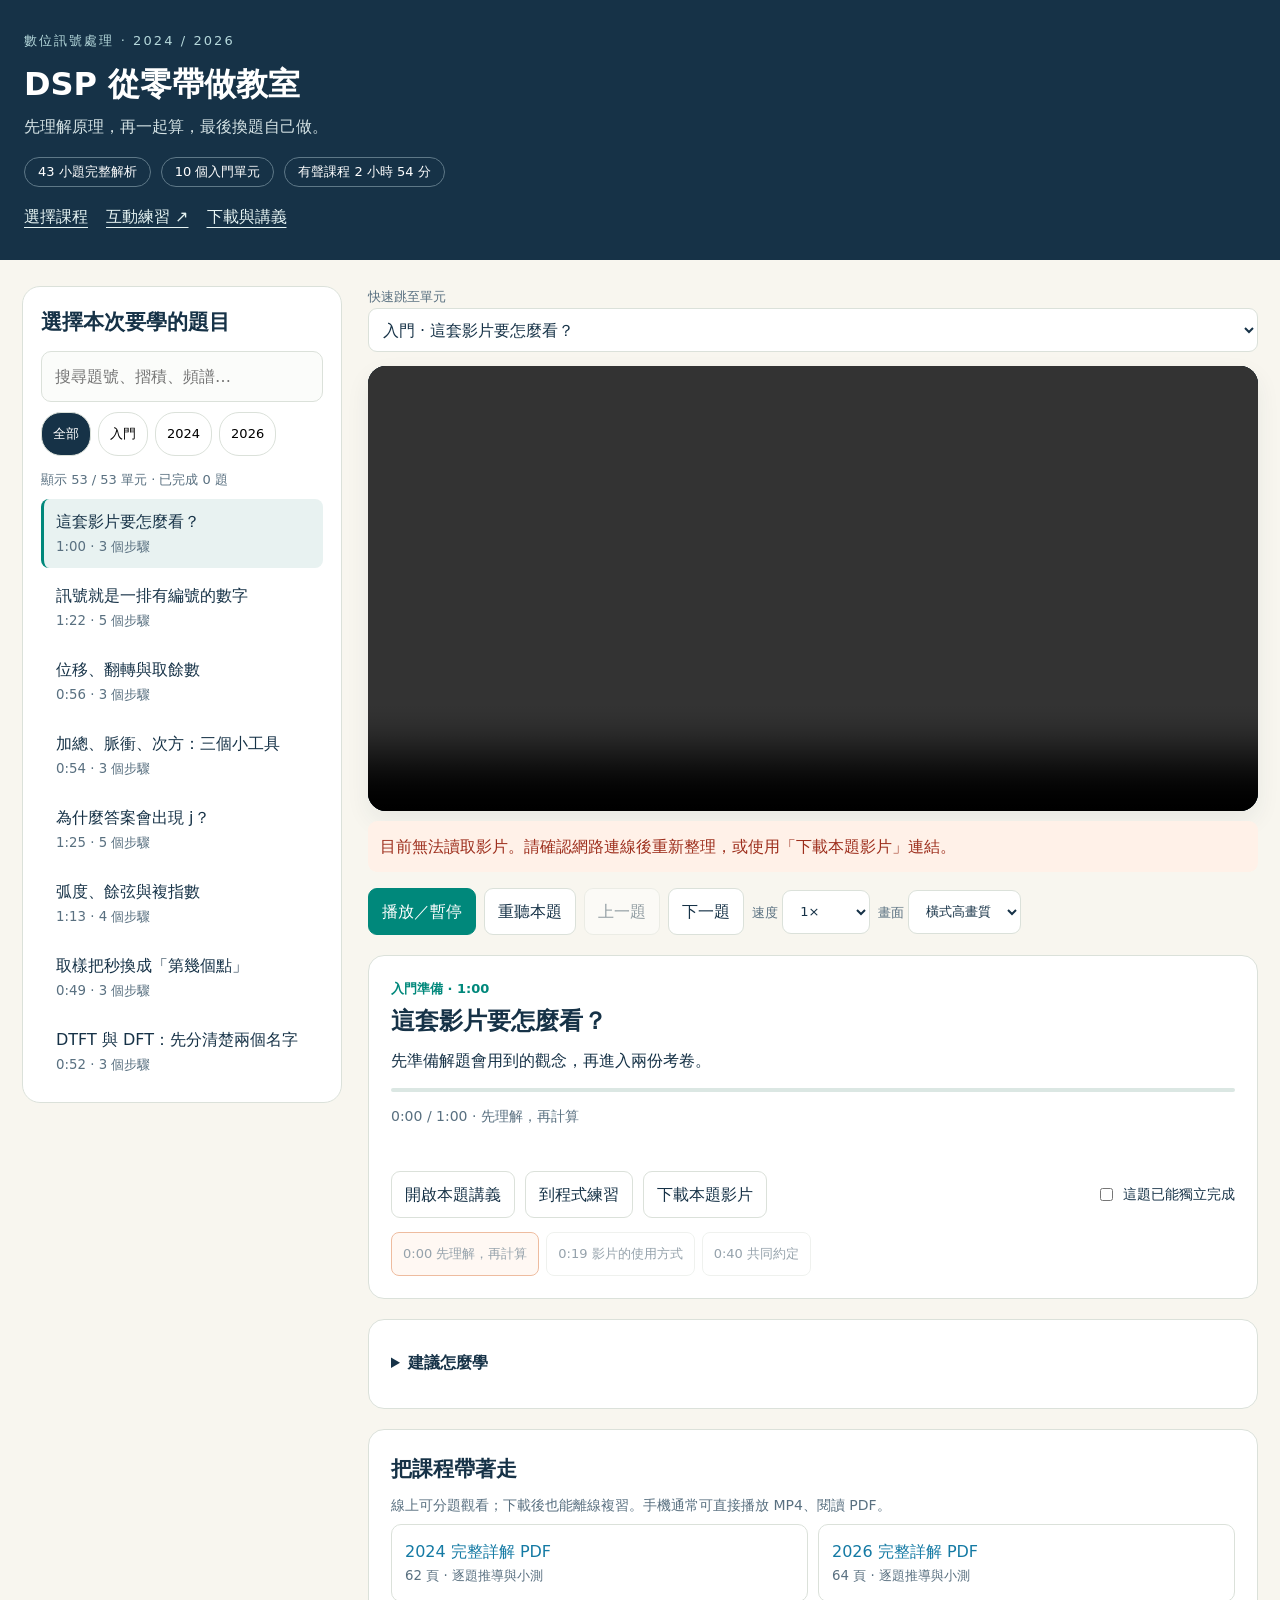
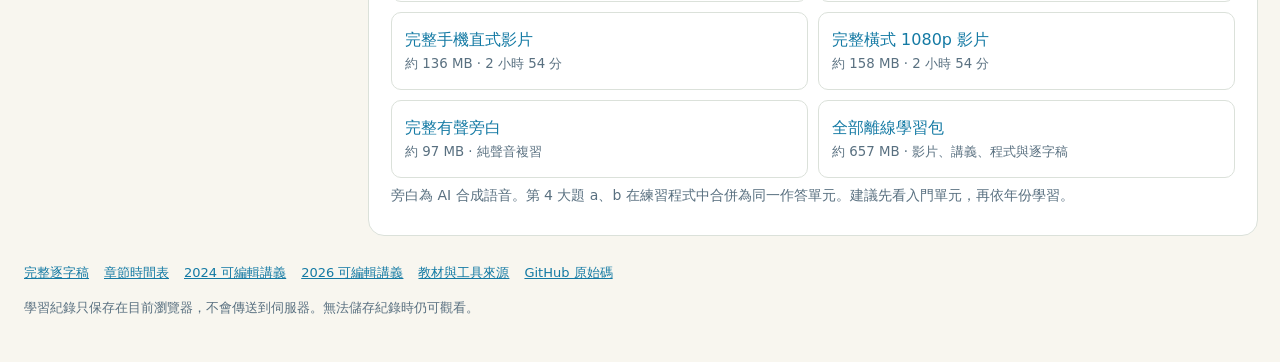
<file: index.html>
<!doctype html>
<html lang="zh-Hant"><head><meta charset="utf-8"><meta name="viewport" content="width=device-width,initial-scale=1,viewport-fit=cover"><title>DSP 從零帶做教室</title>
<meta name="description" content="從零學習 DSP：10 個入門單元、2024 與 2026 考古題共 43 小題的繁體中文逐步詳解、有聲影片與互動練習。"><meta name="theme-color" content="#163247"><link rel="icon" href="favicon.svg" type="image/svg+xml"><link rel="stylesheet" href="style.css"></head><body><a class="skip" href="#main">跳至目前課程</a>
<header><div class="kicker">數位訊號處理 · 2024 / 2026</div><h1>DSP 從零帶做教室</h1><p>先理解原理，再一起算，最後換題自己做。</p><span class="badge">43 小題完整解析</span><span class="badge">10 個入門單元</span><span class="badge">有聲課程 2 小時 54 分</span><nav class="topnav" aria-label="網站導覽"><a href="#curriculum">選擇課程</a><a href="practice.html" target="_blank" rel="noopener">互動練習 ↗</a><a href="#downloads">下載與講義</a></nav></header>
<div class="layout"><aside id="curriculum" aria-label="課程選單"><h2>選擇本次要學的題目</h2><input id="search" type="search" placeholder="搜尋題號、摺積、頻譜…" aria-label="搜尋課程"><div class="filters" aria-label="年份篩選"><button data-year="all" aria-pressed="true">全部</button><button data-year="0" aria-pressed="false">入門</button><button data-year="2024" aria-pressed="false">2024</button><button data-year="2026" aria-pressed="false">2026</button></div><div class="count" id="count"></div><div class="list" id="list"></div></aside>
<main id="main"><div class="quick"><label for="quickSelect">快速跳至單元</label><select id="quickSelect" aria-label="快速選題"></select></div><div class="video-box"><video id="video" controls playsinline preload="metadata" aria-label="本題教學影片"></video></div><div id="error" class="error" hidden>目前無法讀取影片。請確認網路連線後重新整理，或使用「下載本題影片」連結。</div>
<div class="controls"><button id="play" class="primary">播放／暫停</button><button id="replay">重聽本題</button><button id="prev">上一題</button><button id="next">下一題</button><label class="label">速度 <select id="speed" aria-label="播放速度"><option value="0.75">0.75×</option><option value="1" selected>1×</option><option value="1.25">1.25×</option><option value="1.5">1.5×</option><option value="2">2×</option></select></label><label class="label">畫面 <select id="format" aria-label="影片方向"><option value="phone">手機直式</option><option value="wide">橫式高畫質</option></select></label></div>
<div class="card"><div class="unit-kicker" id="unitLabel"></div><h2 id="currentTitle"></h2><p id="question"></p><div class="progress"><span id="progress"></span></div><p class="tip" id="nowStage"></p><p class="status" id="resumeStatus" role="status"></p><div class="links"><a id="pdf" target="_blank" rel="noopener">開啟本題講義</a><a href="practice.html" target="_blank" rel="noopener">到程式練習</a><a id="download" download>下載本題影片</a><label class="done"><input id="done" type="checkbox">這題已能獨立完成</label></div><div class="segments" id="segments" aria-label="本題步驟"></div></div>
<div class="card"><details><summary>建議怎麼學</summary><p>第一次先看入門單元。每題依序看題意、原理、逐項計算和驗算。遇到「換你做」時暫停，用紙筆完成，再看小測解答。可以重聽不熟的步驟，接著到程式換數字練習。</p><p>手機請用 Safari 或 Chrome 開啟本站，點選播放即可。直式影片適合握著手機看；橫過手機可切換橫式高畫質。觀看位置會自動保存在目前瀏覽器，下次開啟可繼續。想離線學習，可在下方下載 MP4、PDF 或全部學習包。</p></details></div><section class="card" id="downloads" aria-labelledby="downloadsTitle"><h2 id="downloadsTitle">把課程帶著走</h2><p class="tip">線上可分題觀看；下載後也能離線複習。手機通常可直接播放 MP4、閱讀 PDF。</p><div class="download-grid">
<a href="books/2024.pdf" target="_blank" rel="noopener">2024 完整詳解 PDF<small>62 頁 · 逐題推導與小測</small></a><a href="books/2026.pdf" target="_blank" rel="noopener">2026 完整詳解 PDF<small>64 頁 · 逐題推導與小測</small></a>
<a href="https://github.com/alex27298067/dsp-study-classroom/releases/download/v1.0.0/dsp-full-phone.mp4">完整手機直式影片<small>約 136 MB · 2 小時 54 分</small></a><a href="https://github.com/alex27298067/dsp-study-classroom/releases/download/v1.0.0/dsp-full-1080p.mp4">完整橫式 1080p 影片<small>約 158 MB · 2 小時 54 分</small></a>
<a href="https://github.com/alex27298067/dsp-study-classroom/releases/download/v1.0.0/dsp-narration.m4a">完整有聲旁白<small>約 97 MB · 純聲音複習</small></a><a href="https://github.com/alex27298067/dsp-study-classroom/releases/download/v1.0.0/dsp-offline-course.zip">全部離線學習包<small>約 657 MB · 影片、講義、程式與逐字稿</small></a>
</div><p class="tip">旁白為 AI 合成語音。第 4 大題 a、b 在練習程式中合併為同一作答單元。建議先看入門單元，再依年份學習。</p></section></main></div>
<footer class="foot"><div class="footer-links"><a href="transcript.txt">完整逐字稿</a><a href="chapters.txt">章節時間表</a><a href="books/2024.docx" download>2024 可編輯講義</a><a href="books/2026.docx" download>2026 可編輯講義</a><a href="sources.txt">教材與工具來源</a><a href="https://github.com/alex27298067/dsp-study-classroom">GitHub 原始碼</a></div><p>學習紀錄只保存在目前瀏覽器，不會傳送到伺服器。無法儲存紀錄時仍可觀看。</p></footer><noscript><p>請開啟 JavaScript 使用選題播放器，或直接下載上方的完整影片與 PDF。</p></noscript><script src="course-data.js"></script><script src="app.js"></script></body></html>
</file>
<file: style.css>
:root{--bg:#f8f6ef;--ink:#163247;--muted:#597080;--blue:#147aa4;--teal:#00887b;--orange:#da6b2c;--line:#dbe1da}*{box-sizing:border-box}body{margin:0;background:var(--bg);color:var(--ink);font:16px/1.7 "Microsoft JhengHei","PingFang TC",system-ui,sans-serif}button,input,select{font:inherit}button,a,select{touch-action:manipulation}button{cursor:pointer}a{color:var(--blue)}header{background:var(--ink);color:white;padding:30px max(24px,calc((100vw - 1360px)/2));}header .kicker{color:#b5d8db;font-size:13px;letter-spacing:.16em}h1{font-size:32px;margin:5px 0 2px;font-weight:700}header p{margin:0;color:#d5e3e5}.badge{display:inline-block;margin-top:16px;margin-right:10px;border:1px solid #5e7887;border-radius:30px;padding:3px 13px;font-size:13px}.layout{max-width:1400px;margin:auto;padding:26px 22px;display:grid;grid-template-columns:320px minmax(0,1fr);gap:26px}aside{align-self:start;position:sticky;top:16px;background:#fff;border:1px solid var(--line);border-radius:18px;padding:18px}h2{font-size:21px;margin:0 0 10px}input[type=search]{width:100%;padding:11px 13px;border:1px solid var(--line);border-radius:10px;background:#fbfcfa}.filters{display:flex;gap:7px;margin:10px 0 13px;flex-wrap:wrap}.filters button{border:1px solid var(--line);background:white;border-radius:20px;padding:5px 11px;font-size:13px}.filters button[aria-pressed=true]{background:var(--ink);color:white}.count{font-size:13px;color:var(--muted);margin:8px 0}.list{max-height:65vh;overflow:auto;display:grid;gap:5px}.lesson{text-align:left;padding:11px 12px;background:transparent;border:0;border-left:3px solid transparent;border-radius:8px;color:var(--ink);line-height:1.5}.lesson small{display:block;color:var(--muted);margin-top:3px}.lesson[aria-current=true]{background:#e8f2f1;border-left-color:var(--teal)}.video-box{background:#0c202c;border-radius:18px;overflow:hidden;text-align:center;box-shadow:0 10px 25px #16324712}video{display:block;width:100%;max-height:70vh;background:#0c202c;margin:auto;object-fit:contain}video.portrait{width:auto;max-width:100%;height:min(72vh,850px)}.controls{display:flex;gap:8px;flex-wrap:wrap;align-items:center;margin:16px 0}.controls button,.controls select,.links a{border:1px solid var(--line);background:white;padding:9px 13px;border-radius:9px;color:var(--ink);text-decoration:none}.controls button.primary{background:var(--teal);border-color:var(--teal);color:white}.label{font-size:13px;color:var(--muted)}.card{background:white;border:1px solid var(--line);border-radius:16px;padding:22px;margin-top:20px}.card h2{margin-bottom:6px}.card p{margin:6px 0}.unit-kicker{font-size:13px;color:var(--teal);font-weight:bold}.links{display:flex;gap:10px;flex-wrap:wrap;margin-top:15px}.segments{display:flex;gap:7px;flex-wrap:wrap;margin-top:14px}.segments button{padding:7px 11px;border:1px solid var(--line);border-radius:8px;background:white;color:var(--ink);text-align:left;font-size:13px}.segments button.active{background:#fff0e4;border-color:var(--orange)}.progress{height:4px;background:#dbe7e3;border-radius:3px;margin:13px 0}.progress span{height:100%;display:block;background:var(--teal);width:0}.tip{font-size:14px;color:var(--muted)}.foot{max-width:1400px;margin:auto;padding:0 24px 30px;font-size:13px;color:var(--muted)}.error{color:#9d2e1c;background:#fff1e8;border-radius:9px;padding:12px;margin:10px 0}.footer-links{display:flex;gap:15px;flex-wrap:wrap}#currentTitle{font-size:24px}.done{margin-left:auto;display:flex;gap:7px;align-items:center;font-size:14px}button:focus-visible,a:focus-visible,input:focus-visible,select:focus-visible{outline:3px solid #e29855;outline-offset:3px}summary{cursor:pointer;font-weight:600}details p{font-size:14px;color:var(--muted)}
@media(max-width:900px){.layout{grid-template-columns:1fr;padding:16px;gap:16px}aside{position:static;order:2}.list{max-height:42vh}main{order:1}header{padding:23px}h1{font-size:27px}video{max-height:63vh}.card{padding:18px}#currentTitle{font-size:21px}.controls{gap:7px}.controls button,.controls select{padding:9px 10px}header p{font-size:14px}}

html{scroll-behavior:smooth}button:disabled{opacity:.45;cursor:default}.skip{position:absolute;top:-100px;background:white;padding:10px;z-index:10}.skip:focus{top:0}.topnav{display:flex;gap:18px;flex-wrap:wrap;margin-top:16px}.topnav a{color:#e6f4f3;text-underline-offset:5px}.quick{margin:0 0 14px}.quick label{display:block;font-size:13px;color:var(--muted)}.quick select{width:100%;max-width:100%;padding:10px;background:white;color:var(--ink);border:1px solid var(--line);border-radius:9px}.empty{padding:12px;color:var(--muted)}.status{font-size:13px;color:var(--teal);min-height:22px}.download-grid{display:grid;grid-template-columns:repeat(2,minmax(0,1fr));gap:10px}.download-grid a{padding:13px;border:1px solid var(--line);border-radius:10px;text-decoration:none;display:block}.download-grid small{display:block;color:var(--muted)}#currentTitle{scroll-margin-top:20px}.course-total{font-weight:600;color:var(--teal)}.footer-links{row-gap:8px}button,select{min-height:44px}summary{min-height:44px;padding-top:7px}a{overflow-wrap:anywhere}@media(max-width:500px){.download-grid{grid-template-columns:1fr}.layout{padding:12px}.controls{gap:8px}.done{margin-left:0;width:100%;padding-top:6px}header{padding:22px 18px}.topnav{gap:15px}.badge{margin-right:5px;padding:3px 10px}}
</file>
